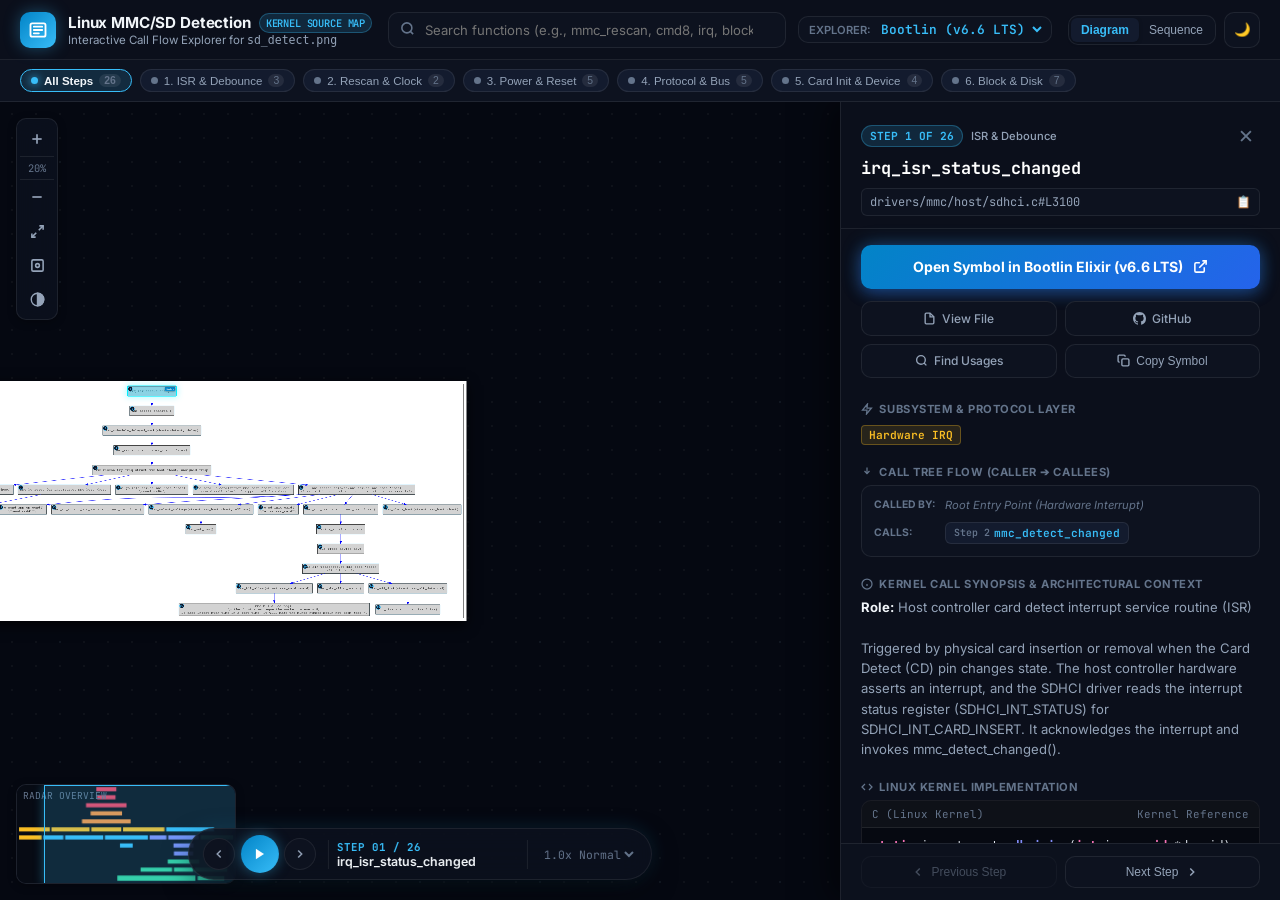
<file: index.html>
<!DOCTYPE html>
<html lang="en" data-theme="dark">
<head>
  <meta charset="UTF-8">
  <meta name="viewport" content="width=device-width, initial-scale=1.0, maximum-scale=5.0">
  <title>Linux MMC/SD Card Detection Flow Explorer | Interactive Kernel Code Map</title>
  <meta name="description" content="Interactive Linux kernel source code visualizer for SD/MMC card detect and probe sequence. Click any diagram box to inspect and navigate directly to Bootlin Elixir and GitHub.">
  
  <!-- Modern Google Fonts -->
  <link rel="preconnect" href="https://fonts.googleapis.com">
  <link rel="preconnect" href="https://fonts.gstatic.com" crossorigin>
  <link href="https://fonts.googleapis.com/css2?family=Inter:wght@400;500;600;700;800&family=JetBrains+Mono:wght@400;500;600;700&display=swap" rel="stylesheet">

  <!-- Application Stylesheet -->
  <link rel="stylesheet" href="app.css">
</head>
<body>
  <div id="app-container">
    
    <!-- Top Navigation Header -->
    <header class="app-header">
      <div class="brand-section">
        <div class="brand-icon">
          <svg width="20" height="20" viewBox="0 0 24 24" fill="none" stroke="currentColor" stroke-width="2.2" stroke-linecap="round" stroke-linejoin="round">
            <rect x="3" y="4" width="18" height="16" rx="2"></rect>
            <path d="M7 8h10"></path>
            <path d="M7 12h10"></path>
            <path d="M7 16h6"></path>
          </svg>
        </div>
        <div class="brand-text">
          <h1>
            Linux MMC/SD Detection
            <span class="kernel-tag">Kernel Source Map</span>
          </h1>
          <p>Interactive Call Flow Explorer for <code>sd_detect.png</code></p>
        </div>
      </div>

      <!-- Center Controls: Search & Engine Switcher -->
      <div class="header-center">
        <div class="search-box">
          <span class="search-icon">
            <svg width="15" height="15" viewBox="0 0 24 24" fill="none" stroke="currentColor" stroke-width="2.5"><circle cx="11" cy="11" r="8"></circle><line x1="21" y1="21" x2="16.65" y2="16.65"></line></svg>
          </span>
          <input type="text" id="search-input" class="search-input" placeholder="Search functions (e.g., mmc_rescan, cmd8, irq, block, disk)..." autocomplete="off" spellcheck="false">
          <button id="search-clear" class="search-clear" title="Clear search">✕</button>
        </div>

        <div class="engine-picker" title="Select Kernel Source Explorer Engine">
          <span class="engine-label">Explorer:</span>
          <select id="engine-select" class="engine-select">
            <option value="bootlin_v66">Bootlin (v6.6 LTS)</option>
            <option value="bootlin_v612">Bootlin (v6.12)</option>
            <option value="bootlin_v515">Bootlin (v5.15)</option>
            <option value="bootlin_v37">Bootlin (v3.7 Doc)</option>
            <option value="github_master">GitHub Linux</option>
            <option value="kernel_org">Kernel.org cgit</option>
          </select>
        </div>
      </div>

      <!-- Right Header Actions -->
      <div class="header-actions">
        <!-- View Mode Switcher -->
        <div class="btn-view-mode">
          <button class="view-mode-tab active" data-mode="diagram" title="Visual Interactive Diagram">Diagram</button>
          <button class="view-mode-tab" data-mode="sequence" title="Chronological Sequence View">Sequence</button>
        </div>

        <!-- Theme Toggle -->
        <button id="btn-theme-toggle" class="btn-icon" title="Toggle Theme (Dark / Cyber / Light)">🌙</button>
      </div>
    </header>

    <!-- Phase Filter Strip -->
    <nav class="filter-strip" aria-label="Subsystem Filters">
      <button class="filter-pill active" data-phase="all">
        <span class="pill-dot"></span>
        <span>All Steps</span>
        <span class="filter-count">26</span>
      </button>
      <button class="filter-pill" data-phase="isr">
        <span class="pill-dot"></span>
        <span>1. ISR &amp; Debounce</span>
        <span class="filter-count">3</span>
      </button>
      <button class="filter-pill" data-phase="rescan">
        <span class="pill-dot"></span>
        <span>2. Rescan &amp; Clock</span>
        <span class="filter-count">2</span>
      </button>
      <button class="filter-pill" data-phase="power">
        <span class="pill-dot"></span>
        <span>3. Power &amp; Reset</span>
        <span class="filter-count">5</span>
      </button>
      <button class="filter-pill" data-phase="protocol">
        <span class="pill-dot"></span>
        <span>4. Protocol &amp; Bus</span>
        <span class="filter-count">5</span>
      </button>
      <button class="filter-pill" data-phase="card_init">
        <span class="pill-dot"></span>
        <span>5. Card Init &amp; Device</span>
        <span class="filter-count">4</span>
      </button>
      <button class="filter-pill" data-phase="block">
        <span class="pill-dot"></span>
        <span>6. Block &amp; Disk</span>
        <span class="filter-count">7</span>
      </button>
    </nav>

    <!-- Main Viewport Area -->
    <main class="main-content">
      
      <!-- Interactive Pan/Zoom Diagram Viewport -->
      <div id="canvas-viewport" class="canvas-viewport">
        
        <!-- Pan/Zoom Stage (2665 x 1203) -->
        <div id="canvas-stage" class="canvas-stage">
          <img src="sd_detect.png" alt="SD Host Driver Detection Flow Diagram" class="diagram-image" width="2665" height="1203">
          <!-- Dynamic SVG Hotspot Overlay -->
          <svg id="diagram-svg-overlay" class="diagram-svg-overlay" viewBox="0 0 2665 1203" width="2665" height="1203" xmlns="http://www.w3.org/2000/svg"></svg>
        </div>

        <!-- Floating HUD Controls -->
        <div class="canvas-hud">
          <div class="hud-btn-group">
            <button id="btn-zoom-in" class="hud-btn" title="Zoom In (+)">
              <svg width="16" height="16" viewBox="0 0 24 24" fill="none" stroke="currentColor" stroke-width="2.5"><line x1="12" y1="5" x2="12" y2="19"></line><line x1="5" y1="12" x2="19" y2="12"></line></svg>
            </button>
            <div id="hud-zoom-level" class="hud-zoom-level">100%</div>
            <button id="btn-zoom-out" class="hud-btn" title="Zoom Out (-)">
              <svg width="16" height="16" viewBox="0 0 24 24" fill="none" stroke="currentColor" stroke-width="2.5"><line x1="5" y1="12" x2="19" y2="12"></line></svg>
            </button>
            <button id="btn-zoom-fit" class="hud-btn" title="Fit to Screen (0)">
              <svg width="15" height="15" viewBox="0 0 24 24" fill="none" stroke="currentColor" stroke-width="2.5"><polyline points="15 3 21 3 21 9"></polyline><polyline points="9 21 3 21 3 15"></polyline><line x1="21" y1="3" x2="14" y2="10"></line><line x1="3" y1="21" x2="10" y2="14"></line></svg>
            </button>
            <button id="btn-zoom-reset" class="hud-btn" title="100% Actual Scale">
              <svg width="15" height="15" viewBox="0 0 24 24" fill="none" stroke="currentColor" stroke-width="2.5"><rect x="3" y="3" width="18" height="18" rx="2"></rect><circle cx="12" cy="12" r="3"></circle></svg>
            </button>
            <button id="btn-invert-diagram" class="hud-btn" title="Toggle Diagram Dark/Invert (I)">
              <svg width="15" height="15" viewBox="0 0 24 24" fill="none" stroke="currentColor" stroke-width="2.2"><circle cx="12" cy="12" r="10"></circle><path d="M12 2a10 10 0 0 1 0 20z" fill="currentColor"></path></svg>
            </button>
          </div>
        </div>

        <!-- Mini-Map Radar -->
        <div class="minimap-container" id="minimap-container">
          <span class="minimap-header">RADAR OVERVIEW</span>
          <canvas id="minimap-canvas" class="minimap-canvas"></canvas>
          <div id="minimap-lens" class="minimap-lens"></div>
        </div>

        <!-- Walkthrough Playback Dock -->
        <div class="walkthrough-dock">
          <div class="dock-controls">
            <button id="dock-prev-btn" class="dock-btn" title="Previous Step (Left Arrow / H)">
              <svg width="14" height="14" viewBox="0 0 24 24" fill="none" stroke="currentColor" stroke-width="2.5"><polyline points="15 18 9 12 15 6"></polyline></svg>
            </button>
            <button id="dock-play-btn" class="dock-btn btn-play" title="Play Flow Walkthrough (Spacebar)">
              <svg width="14" height="14" viewBox="0 0 24 24" fill="currentColor"><polygon points="5 3 19 12 5 21 5 3"></polygon></svg>
            </button>
            <button id="dock-next-btn" class="dock-btn" title="Next Step (Right Arrow / L)">
              <svg width="14" height="14" viewBox="0 0 24 24" fill="none" stroke="currentColor" stroke-width="2.5"><polyline points="9 18 15 12 9 6"></polyline></svg>
            </button>
          </div>

          <div class="dock-info">
            <span id="dock-step-num" class="dock-step-num">STEP 01 / 26</span>
            <span id="dock-step-name" class="dock-step-name">irq_isr_status_changed</span>
          </div>

          <select id="dock-speed-select" class="dock-speed-select" title="Autoplay Speed">
            <option value="4000">0.5x Slow</option>
            <option value="2500" selected>1.0x Normal</option>
            <option value="1200">2.0x Fast</option>
          </select>
        </div>

      </div>

      <!-- Alternative Sequence View (Cards List) -->
      <div id="sequence-view-container" class="sequence-view-container">
        <div id="sequence-list-grid" class="sequence-list-grid"></div>
      </div>

      <!-- Right Inspector Panel / Drawer -->
      <aside id="inspector-drawer" class="inspector-drawer">
        
        <!-- Drawer Header -->
        <div class="drawer-header">
          <div class="drawer-top-row">
            <div class="step-indicator-badge">
              <span id="drawer-step-badge" class="badge-pill">STEP 1 OF 26</span>
              <span id="drawer-phase-text" class="phase-pill">ISR &amp; Debounce</span>
            </div>
            <button id="drawer-close-btn" class="drawer-close-btn" title="Close Drawer (Esc)">✕</button>
          </div>

          <h2 id="drawer-func-title" class="drawer-func-title">irq_isr_status_changed</h2>
          
          <div id="drawer-file-path" class="drawer-file-path">
            <span>drivers/mmc/host/sdhci.c#L3100</span>
            <button id="btn-copy-path" class="btn-copy-mini" title="Copy file path">📋</button>
          </div>
        </div>

        <!-- Prominent Primary Action Button: Open in Bootlin -->
        <div class="drawer-primary-action">
          <a id="drawer-primary-action-btn" href="#" target="_blank" rel="noopener noreferrer" class="btn-launch-bootlin">
            <span>Open in Bootlin Elixir</span>
            <svg width="15" height="15" viewBox="0 0 24 24" fill="none" stroke="currentColor" stroke-width="2.5"><path d="M18 13v6a2 2 0 0 1-2 2H5a2 2 0 0 1-2-2V8a2 2 0 0 1 2-2h6"></path><polyline points="15 3 21 3 21 9"></polyline><line x1="10" y1="14" x2="21" y2="3"></line></svg>
          </a>
        </div>

        <!-- Secondary Action Links Grid -->
        <div class="drawer-secondary-actions">
          <a id="btn-secondary-file" href="#" target="_blank" rel="noopener noreferrer" class="btn-secondary-link" title="Open entire source file">
            <svg width="13" height="13" viewBox="0 0 24 24" fill="none" stroke="currentColor" stroke-width="2.5"><path d="M13 2H6a2 2 0 0 0-2 2v16a2 2 0 0 0 2 2h12a2 2 0 0 0 2-2V9z"></path><polyline points="13 2 13 9 20 9"></polyline></svg>
            <span>View File</span>
          </a>
          <a id="btn-secondary-gh" href="#" target="_blank" rel="noopener noreferrer" class="btn-secondary-link" title="Search symbol on GitHub torvalds/linux">
            <svg width="13" height="13" viewBox="0 0 24 24" fill="currentColor"><path d="M12 0C5.37 0 0 5.37 0 12c0 5.31 3.435 9.795 8.205 11.385.6.105.825-.255.825-.57 0-.285-.015-1.23-.015-2.235-3.015.555-3.795-.735-4.035-1.41-.135-.345-.72-1.41-1.23-1.695-.42-.225-1.02-.78-.015-.795.945-.015 1.62.87 1.845 1.23 1.08 1.815 2.805 1.305 3.495.99.105-.78.42-1.305.765-1.605-2.67-.3-5.46-1.335-5.46-5.925 0-1.305.465-2.385 1.23-3.225-.12-.3-.54-1.53.12-3.18 0 0 1.005-.315 3.3 1.23.96-.27 1.98-.405 3-.405s2.04.135 3 .405c2.295-1.56 3.3-1.23 3.3-1.23.66 1.65.24 2.88.12 3.18.765.84 1.23 1.905 1.23 3.225 0 4.605-2.805 5.625-5.475 5.925.435.375.81 1.095.81 2.22 0 1.605-.015 2.895-.015 3.3 0 .315.225.69.825.57A12.02 12.02 0 0 0 24 12c0-6.63-5.37-12-12-12z"/></svg>
            <span>GitHub</span>
          </a>
          <a id="btn-secondary-search" href="#" target="_blank" rel="noopener noreferrer" class="btn-secondary-link" title="Global symbol search in Bootlin">
            <svg width="13" height="13" viewBox="0 0 24 24" fill="none" stroke="currentColor" stroke-width="2.5"><circle cx="11" cy="11" r="8"></circle><line x1="21" y1="21" x2="16.65" y2="16.65"></line></svg>
            <span>Find Usages</span>
          </a>
          <button id="btn-secondary-copy-symbol" class="btn-secondary-link" title="Copy symbol to clipboard">
            <svg width="13" height="13" viewBox="0 0 24 24" fill="none" stroke="currentColor" stroke-width="2.5"><rect x="9" y="9" width="13" height="13" rx="2" ry="2"></rect><path d="M5 15H4a2 2 0 0 1-2-2V4a2 2 0 0 1 2-2h9a2 2 0 0 1 2 2v1"></path></svg>
            <span>Copy Symbol</span>
          </button>
        </div>

        <!-- Scrollable Drawer Body -->
        <div class="drawer-body">
          
          <!-- Protocol Section -->
          <div>
            <div class="drawer-section-title">
              <svg width="12" height="12" viewBox="0 0 24 24" fill="none" stroke="currentColor" stroke-width="2.5"><polygon points="13 2 3 14 12 14 11 22 21 10 12 10 13 2"></polygon></svg>
              <span>Subsystem &amp; Protocol Layer</span>
            </div>
            <span id="drawer-protocol-badge" class="protocol-badge-chip">Hardware IRQ</span>
          </div>

          <!-- Call Hierarchy Flow (Caller & Callees) -->
          <div>
            <div class="drawer-section-title">
              <svg width="12" height="12" viewBox="0 0 24 24" fill="none" stroke="currentColor" stroke-width="2.5"><polyline points="7 10 12 15 17 10"></polyline><line x1="12" y1="15" x2="12" y2="3"></line></svg>
              <span>Call Tree Flow (Caller ➔ Callees)</span>
            </div>
            <div id="drawer-call-hierarchy" class="drawer-call-hierarchy">
              <!-- Rendered dynamically -->
            </div>
          </div>

          <!-- Description Section -->
          <div>
            <div class="drawer-section-title">
              <svg width="12" height="12" viewBox="0 0 24 24" fill="none" stroke="currentColor" stroke-width="2.5"><circle cx="12" cy="12" r="10"></circle><line x1="12" y1="16" x2="12" y2="12"></line><line x1="12" y1="8" x2="12.01" y2="8"></line></svg>
              <span>Kernel Call Synopsis &amp; Architectural Context</span>
            </div>
            <p id="drawer-description" class="drawer-description"></p>
          </div>

          <!-- Kernel Code Snippet -->
          <div>
            <div class="drawer-section-title">
              <svg width="12" height="12" viewBox="0 0 24 24" fill="none" stroke="currentColor" stroke-width="2.5"><polyline points="16 18 22 12 16 6"></polyline><polyline points="8 6 2 12 8 18"></polyline></svg>
              <span>Linux Kernel Implementation</span>
            </div>
            <div class="code-snippet-box">
              <div class="code-header">
                <span>C (Linux Kernel)</span>
                <span>Kernel Reference</span>
              </div>
              <pre class="code-content"><code id="drawer-code-snippet"></code></pre>
            </div>
          </div>

        </div>

        <!-- Drawer Navigation Footer -->
        <div class="drawer-footer">
          <button id="drawer-prev-btn" class="drawer-nav-btn">
            <svg width="14" height="14" viewBox="0 0 24 24" fill="none" stroke="currentColor" stroke-width="2.5"><polyline points="15 18 9 12 15 6"></polyline></svg>
            <span>Previous Step</span>
          </button>
          <button id="drawer-next-btn" class="drawer-nav-btn">
            <span>Next Step</span>
            <svg width="14" height="14" viewBox="0 0 24 24" fill="none" stroke="currentColor" stroke-width="2.5"><polyline points="9 18 15 12 9 6"></polyline></svg>
          </button>
        </div>

      </aside>

    </main>

  </div>

  <!-- Floating Cursor Tooltip -->
  <div id="floating-tooltip" class="floating-tooltip"></div>

  <!-- Toast Notification -->
  <div id="toast-notice" class="toast-notice"></div>

  <!-- Application Logic Scripts -->
  <script src="sd_kernel_data.js"></script>
  <script src="app.js"></script>
</body>
</html>
</file>
<file: app.css>
/* ==========================================================================
   Linux MMC/SD Card Detection Flow Explorer - Stylesheet
   Modern Glassmorphic Dark IDE Aesthetic with Neon Accents
   ========================================================================== */

:root {
  --bg-primary: #07090e;
  --bg-secondary: #0d121f;
  --bg-tertiary: #131b2e;
  --bg-card: rgba(19, 27, 46, 0.75);
  --bg-card-hover: rgba(28, 38, 64, 0.85);
  --bg-glass: rgba(13, 18, 31, 0.82);
  
  --border-color: rgba(255, 255, 255, 0.08);
  --border-glow: rgba(56, 189, 248, 0.35);
  --border-active: #38bdf8;
  
  --text-main: #f1f5f9;
  --text-muted: #94a3b8;
  --text-dim: #64748b;
  
  --accent-cyan: #38bdf8;
  --accent-blue: #60a5fa;
  --accent-indigo: #818cf8;
  --accent-purple: #c084fc;
  --accent-emerald: #34d399;
  --accent-amber: #fbbf24;
  --accent-rose: #f43f5e;

  --phase-isr: #f43f5e;
  --phase-rescan: #fb923c;
  --phase-power: #fbbf24;
  --phase-protocol: #38bdf8;
  --phase-card-init: #818cf8;
  --phase-block: #34d399;
  
  --shadow-sm: 0 2px 8px rgba(0, 0, 0, 0.3);
  --shadow-lg: 0 10px 30px -5px rgba(0, 0, 0, 0.6), 0 0 20px rgba(56, 189, 248, 0.15);
  --shadow-glow: 0 0 25px rgba(56, 189, 248, 0.4);
  
  --radius-sm: 6px;
  --radius-md: 10px;
  --radius-lg: 16px;
  --radius-full: 9999px;
  
  --font-sans: 'Inter', -apple-system, BlinkMacSystemFont, 'Segoe UI', Roboto, sans-serif;
  --font-mono: 'JetBrains Mono', 'Fira Code', Menlo, Consolas, monospace;
}

[data-theme="cyber"] {
  --bg-primary: #040810;
  --bg-secondary: #07101f;
  --bg-tertiary: #0c1a33;
  --bg-card: rgba(12, 26, 51, 0.85);
  --border-color: rgba(0, 240, 255, 0.18);
  --border-glow: rgba(0, 240, 255, 0.6);
  --border-active: #00f0ff;
  --accent-cyan: #00f0ff;
  --accent-blue: #00a6ff;
  --shadow-glow: 0 0 30px rgba(0, 240, 255, 0.5);
}

[data-theme="light"] {
  --bg-primary: #f8fafc;
  --bg-secondary: #f1f5f9;
  --bg-tertiary: #e2e8f0;
  --bg-card: rgba(255, 255, 255, 0.9);
  --bg-card-hover: rgba(255, 255, 255, 1);
  --bg-glass: rgba(248, 250, 252, 0.88);
  --border-color: rgba(0, 0, 0, 0.1);
  --border-glow: rgba(2, 132, 199, 0.4);
  --border-active: #0284c7;
  --text-main: #0f172a;
  --text-muted: #475569;
  --text-dim: #94a3b8;
  --shadow-sm: 0 2px 8px rgba(0, 0, 0, 0.06);
  --shadow-lg: 0 10px 30px -5px rgba(0, 0, 0, 0.12);
  --shadow-glow: 0 0 25px rgba(2, 132, 199, 0.25);
}

* {
  box-sizing: border-box;
  margin: 0;
  padding: 0;
}

html, body {
  width: 100%;
  height: 100%;
  overflow: hidden;
  font-family: var(--font-sans);
  background-color: var(--bg-primary);
  color: var(--text-main);
  -webkit-font-smoothing: antialiased;
}

/* ==========================================================================
   Application Layout
   ========================================================================== */

#app-container {
  display: flex;
  flex-direction: column;
  width: 100vw;
  height: 100vh;
  position: relative;
  overflow: hidden;
}

/* Header & Navigation Bar */
.app-header {
  height: 60px;
  min-height: 60px;
  background: var(--bg-glass);
  backdrop-filter: blur(16px);
  -webkit-backdrop-filter: blur(16px);
  border-bottom: 1px solid var(--border-color);
  display: flex;
  align-items: center;
  justify-content: space-between;
  padding: 0 1.25rem;
  z-index: 50;
  gap: 1rem;
}

.brand-section {
  display: flex;
  align-items: center;
  gap: 0.75rem;
  min-width: 280px;
}

.brand-icon {
  width: 36px;
  height: 36px;
  border-radius: var(--radius-md);
  background: linear-gradient(135deg, #0284c7, #38bdf8);
  display: flex;
  align-items: center;
  justify-content: center;
  box-shadow: 0 0 16px rgba(56, 189, 248, 0.35);
  color: #fff;
  font-weight: 800;
  font-size: 1.1rem;
}

.brand-text h1 {
  font-size: 0.95rem;
  font-weight: 700;
  letter-spacing: -0.01em;
  color: var(--text-main);
  display: flex;
  align-items: center;
  gap: 0.5rem;
}

.kernel-tag {
  font-size: 0.65rem;
  padding: 2px 6px;
  border-radius: var(--radius-full);
  background: rgba(56, 189, 248, 0.15);
  border: 1px solid rgba(56, 189, 248, 0.3);
  color: var(--accent-cyan);
  font-family: var(--font-mono);
  font-weight: 600;
  text-transform: uppercase;
}

.brand-text p {
  font-size: 0.72rem;
  color: var(--text-muted);
}

/* Header Center Controls */
.header-center {
  display: flex;
  align-items: center;
  gap: 0.75rem;
  flex: 1;
  max-width: 680px;
}

.search-box {
  position: relative;
  flex: 1;
}

.search-icon {
  position: absolute;
  left: 12px;
  top: 50%;
  transform: translateY(-50%);
  color: var(--text-dim);
  pointer-events: none;
}

.search-input {
  width: 100%;
  height: 36px;
  background: var(--bg-secondary);
  border: 1px solid var(--border-color);
  border-radius: var(--radius-md);
  padding: 0 32px 0 36px;
  color: var(--text-main);
  font-size: 0.82rem;
  font-family: var(--font-sans);
  transition: all 0.2s ease;
}

.search-input:focus {
  outline: none;
  border-color: var(--border-active);
  box-shadow: 0 0 10px rgba(56, 189, 248, 0.25);
  background: var(--bg-tertiary);
}

.search-clear {
  position: absolute;
  right: 10px;
  top: 50%;
  transform: translateY(-50%);
  background: none;
  border: none;
  color: var(--text-dim);
  cursor: pointer;
  display: none;
  font-size: 0.9rem;
}

.search-clear.visible {
  display: block;
}

/* Explorer Engine Selector */
.engine-picker {
  display: flex;
  align-items: center;
  gap: 0.4rem;
  background: var(--bg-secondary);
  padding: 3px 6px 3px 10px;
  border-radius: var(--radius-md);
  border: 1px solid var(--border-color);
}

.engine-label {
  font-size: 0.7rem;
  color: var(--text-dim);
  text-transform: uppercase;
  font-weight: 600;
  white-space: nowrap;
}

.engine-select {
  background: transparent;
  border: none;
  color: var(--accent-cyan);
  font-family: var(--font-mono);
  font-size: 0.8rem;
  font-weight: 600;
  cursor: pointer;
  outline: none;
  padding-right: 4px;
}

.engine-select option {
  background: var(--bg-secondary);
  color: var(--text-main);
}

/* Header Right Actions */
.header-actions {
  display: flex;
  align-items: center;
  gap: 0.5rem;
}

.btn-icon {
  width: 36px;
  height: 36px;
  border-radius: var(--radius-md);
  background: var(--bg-secondary);
  border: 1px solid var(--border-color);
  color: var(--text-muted);
  display: flex;
  align-items: center;
  justify-content: center;
  cursor: pointer;
  transition: all 0.2s ease;
}

.btn-icon:hover {
  background: var(--bg-tertiary);
  color: var(--text-main);
  border-color: var(--border-glow);
}

.btn-view-mode {
  display: flex;
  background: var(--bg-secondary);
  border: 1px solid var(--border-color);
  border-radius: var(--radius-md);
  padding: 2px;
}

.view-mode-tab {
  padding: 5px 10px;
  font-size: 0.75rem;
  font-weight: 500;
  border-radius: var(--radius-sm);
  background: transparent;
  border: none;
  color: var(--text-muted);
  cursor: pointer;
  transition: all 0.15s ease;
}

.view-mode-tab.active {
  background: var(--bg-tertiary);
  color: var(--accent-cyan);
  font-weight: 600;
  box-shadow: 0 1px 4px rgba(0,0,0,0.2);
}

/* Sub-header Phase Filter Strip */
.filter-strip {
  height: 42px;
  min-height: 42px;
  background: var(--bg-secondary);
  border-bottom: 1px solid var(--border-color);
  display: flex;
  align-items: center;
  padding: 0 1.25rem;
  gap: 0.5rem;
  overflow-x: auto;
  white-space: nowrap;
  scrollbar-width: none;
  z-index: 40;
}

.filter-strip::-webkit-scrollbar {
  display: none;
}

.filter-pill {
  padding: 4px 10px;
  font-size: 0.72rem;
  font-weight: 500;
  border-radius: var(--radius-full);
  background: var(--bg-tertiary);
  border: 1px solid var(--border-color);
  color: var(--text-muted);
  cursor: pointer;
  display: flex;
  align-items: center;
  gap: 6px;
  transition: all 0.15s ease;
}

.filter-pill .pill-dot {
  width: 7px;
  height: 7px;
  border-radius: 50%;
  background: var(--text-dim);
}

.filter-pill.active {
  background: rgba(56, 189, 248, 0.15);
  border-color: var(--accent-cyan);
  color: var(--text-main);
  font-weight: 600;
}

.filter-pill.active .pill-dot {
  background: var(--accent-cyan);
  box-shadow: 0 0 8px var(--accent-cyan);
}

.filter-pill[data-phase="isr"].active .pill-dot { background: var(--phase-isr); box-shadow: 0 0 8px var(--phase-isr); }
.filter-pill[data-phase="rescan"].active .pill-dot { background: var(--phase-rescan); box-shadow: 0 0 8px var(--phase-rescan); }
.filter-pill[data-phase="power"].active .pill-dot { background: var(--phase-power); box-shadow: 0 0 8px var(--phase-power); }
.filter-pill[data-phase="protocol"].active .pill-dot { background: var(--phase-protocol); box-shadow: 0 0 8px var(--phase-protocol); }
.filter-pill[data-phase="card_init"].active .pill-dot { background: var(--phase-card-init); box-shadow: 0 0 8px var(--phase-card-init); }
.filter-pill[data-phase="block"].active .pill-dot { background: var(--phase-block); box-shadow: 0 0 8px var(--phase-block); }

.filter-count {
  font-size: 0.65rem;
  background: rgba(255, 255, 255, 0.08);
  padding: 1px 5px;
  border-radius: 8px;
  color: var(--text-dim);
}

/* ==========================================================================
   Main Viewport Area
   ========================================================================== */

.main-content {
  flex: 1;
  position: relative;
  display: flex;
  overflow: hidden;
}

/* Canvas Viewport */
.canvas-viewport {
  flex: 1;
  position: relative;
  overflow: hidden;
  background-color: #050811;
  background-image: 
    radial-gradient(rgba(255, 255, 255, 0.04) 1px, transparent 1px),
    radial-gradient(rgba(56, 189, 248, 0.03) 1px, transparent 1px);
  background-size: 24px 24px, 120px 120px;
  background-position: 0 0, 0 0;
  cursor: grab;
  user-select: none;
}

.canvas-viewport.dragging {
  cursor: grabbing;
}

.canvas-stage {
  position: absolute;
  top: 0;
  left: 0;
  transform-origin: 0 0;
  will-change: transform;
}

.diagram-image {
  display: block;
  width: 2665px;
  height: 1203px;
  pointer-events: none;
  user-select: none;
  box-shadow: 0 20px 60px rgba(0, 0, 0, 0.8);
}

/* SVG Interactive Overlay Layer */
.diagram-svg-overlay {
  position: absolute;
  top: 0;
  left: 0;
  width: 2665px;
  height: 1203px;
  pointer-events: all;
}

/* Interactive SVG Hotspot Boxes */
.box-hotspot {
  cursor: pointer;
  outline: none;
}

.box-hotspot rect.hit-box {
  fill: rgba(56, 189, 248, 0.0);
  stroke: rgba(56, 189, 248, 0.2);
  stroke-width: 1.5;
  rx: 4px;
  ry: 4px;
  transition: fill 0.15s ease, stroke 0.15s ease, stroke-width 0.15s ease, filter 0.15s ease;
}

.box-hotspot:hover rect.hit-box,
.box-hotspot:focus rect.hit-box {
  fill: rgba(56, 189, 248, 0.16);
  stroke: #38bdf8;
  stroke-width: 3.5;
  filter: drop-shadow(0 0 10px rgba(56, 189, 248, 0.7));
}

.box-hotspot.active rect.hit-box {
  fill: rgba(56, 189, 248, 0.24);
  stroke: #00f0ff;
  stroke-width: 4;
  filter: drop-shadow(0 0 16px rgba(0, 240, 255, 0.85));
  animation: pulse-border 1.8s infinite;
}

.box-hotspot.dimmed {
  opacity: 0.15;
}

@keyframes pulse-border {
  0% {
    stroke-color: #38bdf8;
    filter: drop-shadow(0 0 8px rgba(56, 189, 248, 0.5));
  }
  50% {
    stroke-color: #a855f7;
    filter: drop-shadow(0 0 20px rgba(168, 85, 247, 0.9));
  }
  100% {
    stroke-color: #38bdf8;
    filter: drop-shadow(0 0 8px rgba(56, 189, 248, 0.5));
  }
}

/* Badges inside SVG */
.box-badge-bg {
  fill: #0f172a;
  stroke: #38bdf8;
  stroke-width: 1.5;
}

.box-badge-text {
  fill: #38bdf8;
  font-family: var(--font-mono);
  font-size: 13px;
  font-weight: 700;
  text-anchor: middle;
  dominant-baseline: central;
}

.box-link {
  text-decoration: none;
  cursor: pointer;
  outline: none;
}

.box-link-pill {
  opacity: 0;
  transition: opacity 0.2s ease;
  pointer-events: all;
}

.box-hotspot:hover .box-link-pill,
.box-hotspot.active .box-link-pill {
  opacity: 1;
}

.box-pill-bg {
  fill: #0284c7;
  stroke: #38bdf8;
  stroke-width: 1;
  rx: 3px;
  filter: drop-shadow(0 2px 4px rgba(0,0,0,0.5));
}

.box-pill-text {
  fill: #ffffff;
  font-family: var(--font-sans);
  font-size: 8.5px;
  font-weight: 700;
  text-anchor: middle;
  dominant-baseline: central;
}

.canvas-stage.inverted .diagram-image {
  filter: invert(0.92) hue-rotate(180deg) contrast(1.12);
  border-radius: 6px;
}

/* Canvas Floating Controls (Zoom HUD) */
.canvas-hud {
  position: absolute;
  top: 1rem;
  left: 1rem;
  display: flex;
  flex-direction: column;
  gap: 0.4rem;
  z-index: 30;
}

.hud-btn-group {
  display: flex;
  flex-direction: column;
  background: var(--bg-glass);
  backdrop-filter: blur(12px);
  border: 1px solid var(--border-color);
  border-radius: var(--radius-md);
  padding: 3px;
  box-shadow: var(--shadow-sm);
}

.hud-btn {
  width: 34px;
  height: 34px;
  background: transparent;
  border: none;
  color: var(--text-muted);
  border-radius: var(--radius-sm);
  display: flex;
  align-items: center;
  justify-content: center;
  cursor: pointer;
  transition: all 0.15s ease;
  font-size: 0.9rem;
}

.hud-btn:hover {
  background: var(--bg-tertiary);
  color: var(--accent-cyan);
}

.hud-zoom-level {
  font-size: 0.65rem;
  font-family: var(--font-mono);
  color: var(--text-dim);
  text-align: center;
  padding: 4px 0;
  border-top: 1px solid var(--border-color);
  border-bottom: 1px solid var(--border-color);
}

/* Mini-Map Radar */
.minimap-container {
  position: absolute;
  bottom: 1rem;
  left: 1rem;
  width: 220px;
  height: 100px;
  background: var(--bg-glass);
  backdrop-filter: blur(14px);
  border: 1px solid var(--border-color);
  border-radius: var(--radius-md);
  box-shadow: var(--shadow-sm);
  overflow: hidden;
  z-index: 30;
  transition: opacity 0.2s ease;
}

.minimap-canvas {
  width: 100%;
  height: 100%;
  display: block;
}

.minimap-lens {
  position: absolute;
  border: 1.5px solid var(--accent-cyan);
  background: rgba(56, 189, 248, 0.18);
  box-shadow: 0 0 10px rgba(56, 189, 248, 0.4);
  pointer-events: none;
}

.minimap-header {
  position: absolute;
  top: 4px;
  left: 6px;
  font-size: 0.6rem;
  font-family: var(--font-mono);
  color: var(--text-dim);
  text-transform: uppercase;
  pointer-events: none;
}

/* ==========================================================================
   Bottom Flow Walkthrough Dock
   ========================================================================== */

.walkthrough-dock {
  position: absolute;
  bottom: 1.25rem;
  left: 50%;
  transform: translateX(-50%);
  display: flex;
  align-items: center;
  gap: 0.75rem;
  background: var(--bg-glass);
  backdrop-filter: blur(16px);
  border: 1px solid var(--border-color);
  border-radius: var(--radius-full);
  padding: 6px 14px;
  box-shadow: var(--shadow-lg);
  z-index: 35;
}

.dock-controls {
  display: flex;
  align-items: center;
  gap: 0.35rem;
}

.dock-btn {
  width: 32px;
  height: 32px;
  border-radius: 50%;
  background: var(--bg-secondary);
  border: 1px solid var(--border-color);
  color: var(--text-muted);
  display: flex;
  align-items: center;
  justify-content: center;
  cursor: pointer;
  transition: all 0.15s ease;
}

.dock-btn:hover {
  background: var(--bg-tertiary);
  color: var(--text-main);
  border-color: var(--border-glow);
}

.dock-btn.btn-play {
  width: 38px;
  height: 38px;
  background: linear-gradient(135deg, #0284c7, #38bdf8);
  border: none;
  color: #fff;
  box-shadow: 0 0 14px rgba(56, 189, 248, 0.4);
}

.dock-btn.btn-play:hover {
  transform: scale(1.05);
}

.dock-info {
  display: flex;
  flex-direction: column;
  min-width: 200px;
  max-width: 280px;
  padding: 0 0.5rem;
  border-left: 1px solid var(--border-color);
  border-right: 1px solid var(--border-color);
}

.dock-step-num {
  font-size: 0.68rem;
  font-family: var(--font-mono);
  color: var(--accent-cyan);
  font-weight: 700;
}

.dock-step-name {
  font-size: 0.78rem;
  font-weight: 600;
  color: var(--text-main);
  white-space: nowrap;
  overflow: hidden;
  text-overflow: ellipsis;
}

.dock-speed-select {
  background: transparent;
  border: none;
  color: var(--text-dim);
  font-family: var(--font-mono);
  font-size: 0.72rem;
  cursor: pointer;
  outline: none;
}

/* ==========================================================================
   Side Inspector Drawer
   ========================================================================== */

.inspector-drawer {
  width: 440px;
  min-width: 440px;
  background: var(--bg-glass);
  backdrop-filter: blur(20px);
  -webkit-backdrop-filter: blur(20px);
  border-left: 1px solid var(--border-color);
  display: flex;
  flex-direction: column;
  position: relative;
  z-index: 45;
  box-shadow: -10px 0 30px rgba(0,0,0,0.5);
  transition: transform 0.3s cubic-bezier(0.16, 1, 0.3, 1), opacity 0.2s ease;
  overflow: hidden;
}

.inspector-drawer.collapsed {
  transform: translateX(100%);
  position: absolute;
  right: 0;
  top: 0;
  bottom: 0;
  opacity: 0;
  pointer-events: none;
}

.drawer-header {
  padding: 1.25rem 1.25rem 0.75rem 1.25rem;
  border-bottom: 1px solid var(--border-color);
  display: flex;
  flex-direction: column;
  gap: 0.5rem;
}

.drawer-top-row {
  display: flex;
  align-items: center;
  justify-content: space-between;
}

.step-indicator-badge {
  display: flex;
  align-items: center;
  gap: 0.5rem;
}

.badge-pill {
  padding: 3px 8px;
  border-radius: var(--radius-full);
  font-size: 0.7rem;
  font-family: var(--font-mono);
  font-weight: 700;
  background: rgba(56, 189, 248, 0.15);
  border: 1px solid rgba(56, 189, 248, 0.3);
  color: var(--accent-cyan);
}

.phase-pill {
  font-size: 0.7rem;
  font-weight: 500;
  color: var(--text-muted);
}

.drawer-close-btn {
  background: none;
  border: none;
  color: var(--text-dim);
  cursor: pointer;
  font-size: 1.2rem;
  display: flex;
  align-items: center;
  justify-content: center;
  width: 28px;
  height: 28px;
  border-radius: var(--radius-sm);
  transition: all 0.15s ease;
}

.drawer-close-btn:hover {
  background: var(--bg-tertiary);
  color: var(--text-main);
}

.drawer-func-title {
  font-family: var(--font-mono);
  font-size: 1.05rem;
  font-weight: 700;
  color: #fff;
  line-height: 1.3;
  word-break: break-all;
}

.drawer-file-path {
  display: flex;
  align-items: center;
  gap: 0.5rem;
  font-family: var(--font-mono);
  font-size: 0.75rem;
  color: var(--text-muted);
  background: var(--bg-secondary);
  padding: 5px 8px;
  border-radius: var(--radius-sm);
  border: 1px solid var(--border-color);
}

.btn-copy-mini {
  background: none;
  border: none;
  color: var(--text-dim);
  cursor: pointer;
  margin-left: auto;
  font-size: 0.75rem;
  transition: color 0.15s ease;
}

.btn-copy-mini:hover {
  color: var(--accent-cyan);
}

/* Prominent Primary Launch Button */
.drawer-primary-action {
  padding: 1rem 1.25rem 0.5rem 1.25rem;
}

.btn-launch-bootlin {
  width: 100%;
  display: flex;
  align-items: center;
  justify-content: center;
  gap: 0.6rem;
  padding: 0.85rem 1rem;
  background: linear-gradient(135deg, #0284c7 0%, #2563eb 100%);
  color: #ffffff;
  font-weight: 700;
  font-size: 0.88rem;
  border: none;
  border-radius: var(--radius-md);
  cursor: pointer;
  box-shadow: 0 4px 15px rgba(37, 99, 235, 0.4), 0 0 20px rgba(56, 189, 248, 0.25);
  transition: all 0.2s ease;
  text-decoration: none;
}

.btn-launch-bootlin:hover {
  transform: translateY(-2px);
  box-shadow: 0 6px 20px rgba(37, 99, 235, 0.5), 0 0 30px rgba(56, 189, 248, 0.4);
  background: linear-gradient(135deg, #0369a1 0%, #1d4ed8 100%);
}

.btn-launch-bootlin svg {
  transition: transform 0.2s ease;
}

.btn-launch-bootlin:hover svg {
  transform: translateX(3px) translateY(-3px);
}

/* Secondary Actions Grid */
.drawer-secondary-actions {
  display: grid;
  grid-template-columns: 1fr 1fr;
  gap: 0.5rem;
  padding: 0.25rem 1.25rem 0.75rem 1.25rem;
}

.btn-secondary-link {
  display: flex;
  align-items: center;
  justify-content: center;
  gap: 0.4rem;
  padding: 0.55rem 0.75rem;
  background: var(--bg-secondary);
  border: 1px solid var(--border-color);
  border-radius: var(--radius-md);
  color: var(--text-muted);
  font-size: 0.75rem;
  font-weight: 500;
  text-decoration: none;
  cursor: pointer;
  transition: all 0.15s ease;
}

.btn-secondary-link:hover {
  background: var(--bg-tertiary);
  color: var(--text-main);
  border-color: var(--border-glow);
}

/* Drawer Scrollable Content Body */
.drawer-body {
  flex: 1;
  overflow-y: auto;
  padding: 0.75rem 1.25rem 1.25rem 1.25rem;
  display: flex;
  flex-direction: column;
  gap: 1.25rem;
}

.drawer-section-title {
  font-size: 0.7rem;
  font-weight: 700;
  text-transform: uppercase;
  letter-spacing: 0.05em;
  color: var(--text-dim);
  margin-bottom: 0.4rem;
  display: flex;
  align-items: center;
  gap: 0.4rem;
}

.protocol-badge-chip {
  display: inline-block;
  padding: 2px 7px;
  border-radius: 4px;
  background: rgba(251, 191, 36, 0.12);
  border: 1px solid rgba(251, 191, 36, 0.3);
  color: var(--accent-amber);
  font-family: var(--font-mono);
  font-size: 0.7rem;
  font-weight: 600;
}

/* Call Hierarchy Tree in Drawer */
.drawer-call-hierarchy {
  display: flex;
  flex-direction: column;
  gap: 0.6rem;
  background: var(--bg-secondary);
  border: 1px solid var(--border-color);
  border-radius: var(--radius-md);
  padding: 0.75rem;
}

.hierarchy-flow-row {
  display: flex;
  flex-wrap: wrap;
  align-items: center;
  gap: 0.4rem;
  font-size: 0.72rem;
}

.hierarchy-label {
  color: var(--text-dim);
  font-weight: 700;
  text-transform: uppercase;
  font-size: 0.65rem;
  min-width: 65px;
}

.hierarchy-chip {
  padding: 3px 8px;
  border-radius: var(--radius-sm);
  background: var(--bg-tertiary);
  border: 1px solid var(--border-color);
  color: var(--accent-cyan);
  font-family: var(--font-mono);
  font-size: 0.7rem;
  font-weight: 600;
  cursor: pointer;
  text-decoration: none;
  transition: all 0.15s ease;
  display: inline-flex;
  align-items: center;
  gap: 4px;
}

.hierarchy-chip:hover {
  background: rgba(56, 189, 248, 0.2);
  border-color: var(--accent-cyan);
  color: #fff;
  transform: translateY(-1px);
}

.hierarchy-chip .chip-step {
  font-size: 0.62rem;
  color: var(--text-dim);
}

.hierarchy-none {
  color: var(--text-dim);
  font-style: italic;
  font-size: 0.7rem;
}

.drawer-description {
  font-size: 0.82rem;
  line-height: 1.55;
  color: var(--text-muted);
}

.drawer-description strong {
  color: var(--text-main);
}

/* Code Snippet Box */
.code-snippet-box {
  background: #060911;
  border: 1px solid var(--border-color);
  border-radius: var(--radius-md);
  overflow: hidden;
}

.code-header {
  display: flex;
  align-items: center;
  justify-content: space-between;
  padding: 6px 10px;
  background: rgba(255, 255, 255, 0.03);
  border-bottom: 1px solid var(--border-color);
  font-size: 0.68rem;
  font-family: var(--font-mono);
  color: var(--text-dim);
}

.code-content {
  padding: 10px;
  margin: 0;
  font-family: var(--font-mono);
  font-size: 0.73rem;
  line-height: 1.5;
  color: #e2e8f0;
  overflow-x: auto;
  white-space: pre;
}

/* Syntax Highlight Colors */
.tok-kw { color: #f472b6; font-weight: 600; }
.tok-type { color: #38bdf8; }
.tok-fn { color: #818cf8; font-weight: 600; }
.tok-comment { color: #64748b; font-style: italic; }
.tok-str { color: #a7f3d0; }
.tok-num { color: #fde047; }

/* Drawer Navigation Footer */
.drawer-footer {
  padding: 0.75rem 1.25rem;
  border-top: 1px solid var(--border-color);
  background: var(--bg-glass);
  display: flex;
  align-items: center;
  justify-content: space-between;
  gap: 0.5rem;
}

.drawer-nav-btn {
  flex: 1;
  display: flex;
  align-items: center;
  justify-content: center;
  gap: 0.4rem;
  padding: 0.5rem;
  background: var(--bg-secondary);
  border: 1px solid var(--border-color);
  border-radius: var(--radius-md);
  color: var(--text-muted);
  font-size: 0.75rem;
  font-weight: 500;
  cursor: pointer;
  transition: all 0.15s ease;
}

.drawer-nav-btn:hover:not(:disabled) {
  background: var(--bg-tertiary);
  color: var(--accent-cyan);
  border-color: var(--border-glow);
}

.drawer-nav-btn:disabled {
  opacity: 0.4;
  cursor: not-allowed;
}

/* ==========================================================================
   Sequence List View (Alternative View Mode)
   ========================================================================== */

.sequence-view-container {
  flex: 1;
  overflow-y: auto;
  padding: 1.5rem;
  display: none;
  background: var(--bg-primary);
}

.sequence-view-container.active {
  display: block;
}

.sequence-list-grid {
  max-width: 1080px;
  margin: 0 auto;
  display: flex;
  flex-direction: column;
  gap: 0.75rem;
}

.sequence-card {
  display: flex;
  align-items: center;
  justify-content: space-between;
  gap: 1rem;
  background: var(--bg-card);
  backdrop-filter: blur(12px);
  border: 1px solid var(--border-color);
  border-radius: var(--radius-md);
  padding: 0.85rem 1.25rem;
  transition: all 0.2s ease;
  cursor: pointer;
}

.sequence-card:hover {
  background: var(--bg-card-hover);
  border-color: var(--border-glow);
  transform: translateY(-1px);
}

.seq-left {
  display: flex;
  align-items: center;
  gap: 1rem;
}

.seq-step-badge {
  width: 32px;
  height: 32px;
  border-radius: 50%;
  background: rgba(56, 189, 248, 0.15);
  border: 1px solid rgba(56, 189, 248, 0.3);
  color: var(--accent-cyan);
  font-family: var(--font-mono);
  font-size: 0.8rem;
  font-weight: 700;
  display: flex;
  align-items: center;
  justify-content: center;
  flex-shrink: 0;
}

.seq-info h3 {
  font-family: var(--font-mono);
  font-size: 0.88rem;
  font-weight: 600;
  color: #fff;
  margin-bottom: 2px;
}

.seq-info p {
  font-size: 0.75rem;
  color: var(--text-muted);
}

.seq-right {
  display: flex;
  align-items: center;
  gap: 0.5rem;
  flex-shrink: 0;
}

.seq-file-pill {
  font-family: var(--font-mono);
  font-size: 0.7rem;
  color: var(--text-dim);
  background: var(--bg-secondary);
  padding: 3px 8px;
  border-radius: 4px;
  border: 1px solid var(--border-color);
}

.seq-bootlin-btn {
  display: flex;
  align-items: center;
  gap: 4px;
  padding: 6px 12px;
  border-radius: var(--radius-sm);
  background: rgba(37, 99, 235, 0.2);
  border: 1px solid rgba(37, 99, 235, 0.4);
  color: #60a5fa;
  font-size: 0.75rem;
  font-weight: 600;
  text-decoration: none;
  transition: all 0.15s ease;
}

.seq-bootlin-btn:hover {
  background: #2563eb;
  color: #fff;
}

/* ==========================================================================
   Tooltips
   ========================================================================== */

.floating-tooltip {
  position: fixed;
  background: var(--bg-glass);
  backdrop-filter: blur(14px);
  border: 1px solid var(--border-glow);
  border-radius: var(--radius-md);
  padding: 8px 12px;
  color: var(--text-main);
  box-shadow: var(--shadow-lg);
  pointer-events: none;
  z-index: 100;
  opacity: 0;
  transition: opacity 0.15s ease;
  max-width: 320px;
}

.floating-tooltip.visible {
  opacity: 1;
}

.tooltip-title {
  font-family: var(--font-mono);
  font-size: 0.8rem;
  font-weight: 700;
  color: var(--accent-cyan);
}

.tooltip-file {
  font-family: var(--font-mono);
  font-size: 0.7rem;
  color: var(--text-dim);
}

.tooltip-action {
  margin-top: 4px;
  font-size: 0.68rem;
  color: var(--accent-emerald);
  display: flex;
  align-items: center;
  gap: 4px;
}

/* Toast Notification */
.toast-notice {
  position: fixed;
  bottom: 2rem;
  right: 2rem;
  background: var(--bg-secondary);
  border: 1px solid var(--border-active);
  box-shadow: var(--shadow-glow);
  color: var(--text-main);
  padding: 8px 16px;
  border-radius: var(--radius-md);
  font-size: 0.8rem;
  z-index: 200;
  opacity: 0;
  transform: translateY(10px);
  transition: all 0.2s ease;
  pointer-events: none;
}

.toast-notice.show {
  opacity: 1;
  transform: translateY(0);
}

/* Responsive adjustments */
@media (max-width: 900px) {
  .inspector-drawer {
    width: 100%;
    position: absolute;
    right: 0;
    top: auto;
    bottom: 0;
    height: 60vh;
    border-left: none;
    border-top: 1px solid var(--border-color);
  }
  
  .header-center {
    display: none;
  }
  
  .walkthrough-dock {
    bottom: 0.75rem;
    padding: 4px 10px;
  }
}
</file>
